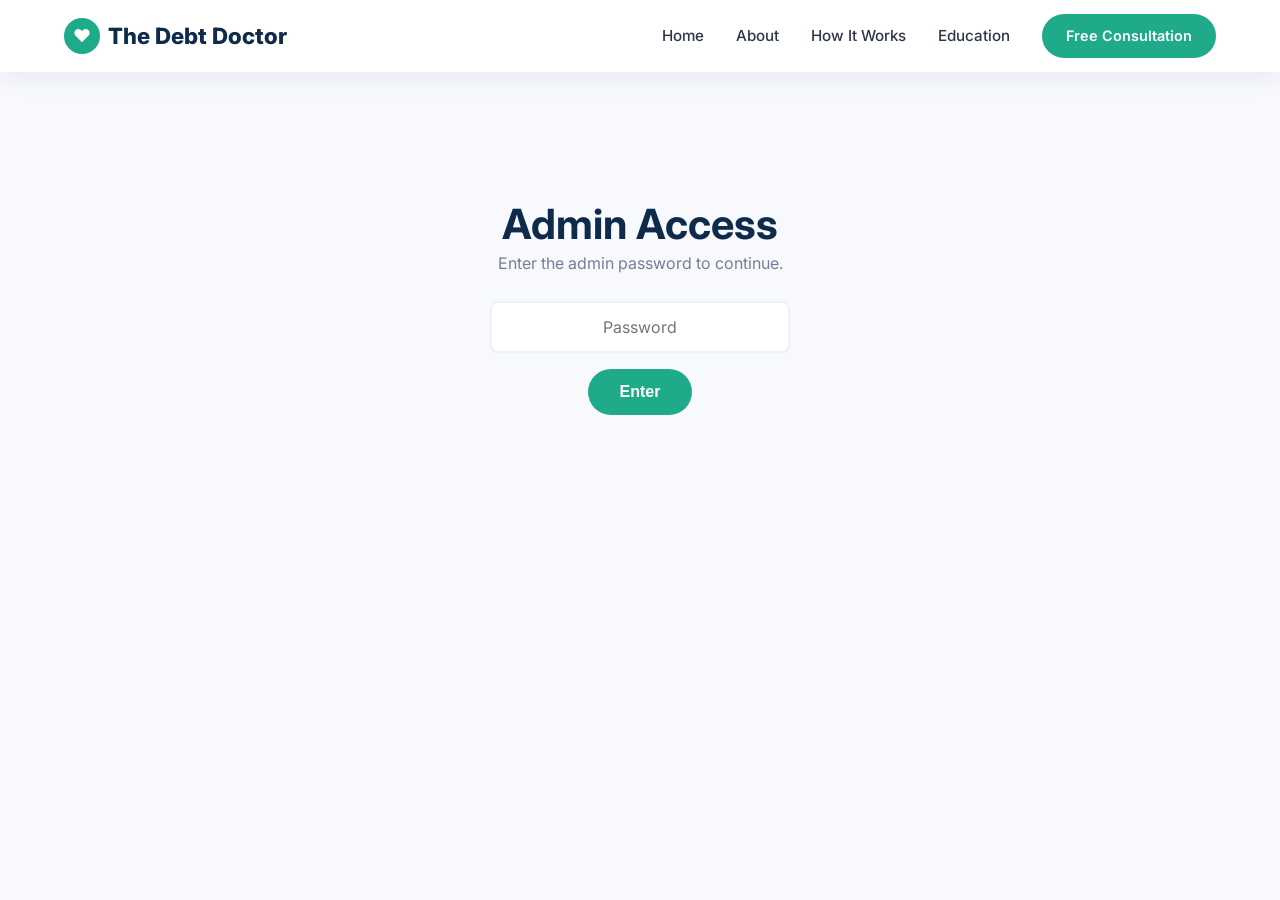
<file: admin.html>
<!DOCTYPE html>
<html lang="en">
<head>
  <meta charset="UTF-8">
  <meta name="viewport" content="width=device-width, initial-scale=1.0">
  <title>Admin | The Debt Doctor - Blog Manager</title>
  <meta name="robots" content="noindex, nofollow">
  <link rel="preconnect" href="https://fonts.googleapis.com">
  <link href="https://fonts.googleapis.com/css2?family=Inter:wght@400;500;600;700;800&display=swap" rel="stylesheet">
  <link rel="stylesheet" href="css/style.css">
  <style>
    .admin-wrap { max-width: 800px; margin: 0 auto; padding: 100px 24px 60px; }
    .admin-header { margin-bottom: 40px; }
    .admin-header h1 { font-size: 2rem; margin-bottom: 8px; }
    .admin-header p { color: var(--text-light); }
    .post-preview { background: var(--white); border-radius: var(--radius); padding: 24px; box-shadow: var(--shadow); margin-bottom: 24px; }
    .post-preview h3 { margin-bottom: 8px; }
    .post-preview .meta { font-size: 0.85rem; color: var(--text-light); margin-bottom: 8px; }
    .post-preview p { color: var(--text-light); font-size: 0.9rem; }
    .post-actions { display: flex; gap: 8px; margin-top: 12px; }
    .btn-delete { background: #e53e3e; color: white; padding: 8px 16px; border-radius: 6px; border: none; cursor: pointer; font-size: 0.85rem; }
    .btn-delete:hover { background: #c53030; }
    .btn-archive { background: #ed8936; color: white; padding: 8px 16px; border-radius: 6px; border: none; cursor: pointer; font-size: 0.85rem; }
    .btn-archive:hover { background: #dd6b20; }
    .btn-unarchive { background: var(--accent); color: white; padding: 8px 16px; border-radius: 6px; border: none; cursor: pointer; font-size: 0.85rem; }
    .btn-unarchive:hover { background: var(--accent-dark); }
    .tab-bar { display: flex; gap: 0; margin-bottom: 24px; }
    .tab-btn { padding: 12px 24px; background: var(--bg-alt); border: none; cursor: pointer; font-family: inherit; font-size: 0.95rem; font-weight: 600; color: var(--text-light); transition: all var(--transition); }
    .tab-btn:first-child { border-radius: var(--radius-sm) 0 0 var(--radius-sm); }
    .tab-btn:last-child { border-radius: 0 var(--radius-sm) var(--radius-sm) 0; }
    .tab-btn.active { background: var(--primary); color: var(--white); }
    .archived-badge { display: inline-block; background: #ed8936; color: white; font-size: 0.7rem; padding: 2px 8px; border-radius: 4px; margin-left: 8px; vertical-align: middle; }
    .divider { border: none; border-top: 1px solid var(--bg-alt); margin: 40px 0; }
    .login-gate { text-align: center; padding: 200px 24px; }
    .login-gate input { max-width: 300px; }
    #adminContent { display: none; }
    .success-msg { background: #c6f6d5; color: #276749; padding: 16px; border-radius: var(--radius-sm); margin-bottom: 24px; display: none; }
    .error-msg { background: #fed7d7; color: #9b2c2c; padding: 16px; border-radius: var(--radius-sm); margin-bottom: 24px; display: none; }
  </style>
</head>
<body>

  <!-- NAVBAR -->
  <nav class="navbar scrolled">
    <div class="container nav-inner">
      <a href="index.html" class="nav-logo">
        <div class="logo-icon">&#9829;</div>
        The Debt Doctor
      </a>
      <div class="nav-links" id="navLinks">
        <a href="index.html">Home</a>
        <a href="about.html">About</a>
        <a href="how-it-works.html">How It Works</a>
        <a href="financial-education.html">Education</a>
        <div class="nav-cta">
          <a href="contact.html" class="btn btn-primary">Free Consultation</a>
        </div>
      </div>
      <button class="hamburger" id="hamburger" aria-label="Toggle menu">
        <span></span><span></span><span></span>
      </button>
    </div>
  </nav>

  <!-- LOGIN GATE -->
  <div class="login-gate" id="loginGate">
    <h2>Admin Access</h2>
    <p style="color: var(--text-light); margin-bottom: 24px;">Enter the admin password to continue.</p>
    <div class="form-group" style="max-width: 300px; margin: 0 auto;">
      <input type="password" id="adminPassword" placeholder="Password" style="text-align: center;">
    </div>
    <button class="btn btn-primary" onclick="checkPassword()" style="margin-top: 16px;">Enter</button>
    <div class="error-msg" id="loginError" style="max-width: 300px; margin: 16px auto 0;">Incorrect password.</div>
  </div>

  <!-- ADMIN CONTENT -->
  <div id="adminContent">
    <div class="admin-wrap">
      <div class="admin-header">
        <h1>Blog Manager</h1>
        <p>Create and manage educational blog posts.</p>
      </div>

      <div class="success-msg" id="successMsg">Post published successfully!</div>
      <div class="error-msg" id="errorMsg">Something went wrong. Please try again.</div>

      <!-- NEW POST FORM -->
      <div style="background: var(--white); border-radius: var(--radius); padding: 32px; box-shadow: var(--shadow); margin-bottom: 48px;">
        <h2 style="margin-bottom: 24px; font-size: 1.4rem;">New Blog Post</h2>
        <form id="blogForm">
          <div class="form-group">
            <label for="postTitle">Title *</label>
            <input type="text" id="postTitle" required placeholder="e.g. 5 Ways to Pay Off Credit Card Debt Faster">
          </div>
          <div class="form-group">
            <label for="postTag">Tag / Category</label>
            <select id="postTag">
              <option value="Fundamentals">Fundamentals</option>
              <option value="Strategy">Strategy</option>
              <option value="Credit">Credit</option>
              <option value="Budgeting">Budgeting</option>
              <option value="Your Rights">Your Rights</option>
              <option value="Mindset">Mindset</option>
              <option value="Tips">Tips</option>
            </select>
          </div>
          <div class="form-group">
            <label for="postImage">Image URL</label>
            <input type="url" id="postImage" placeholder="https://images.unsplash.com/photo-...">
            <p style="font-size: 0.8rem; color: var(--text-light); margin-top: 6px;">
              Tip: Go to <a href="https://unsplash.com" target="_blank" style="color: var(--accent);">unsplash.com</a>, find a photo, right-click &rarr; Copy Image Address.
            </p>
          </div>
          <div class="form-group">
            <label for="postContent">Content *</label>
            <textarea id="postContent" required placeholder="Write your blog post content here..." style="min-height: 250px;"></textarea>
          </div>
          <button type="submit" class="btn btn-primary" id="publishBtn" style="width: 100%; justify-content: center;">Publish Post &rarr;</button>
        </form>
      </div>

      <hr class="divider">

      <!-- EXISTING POSTS -->
      <h2 style="margin-bottom: 24px; font-size: 1.4rem;">Existing Posts</h2>
      <div class="tab-bar">
        <button class="tab-btn active" onclick="switchTab('published')">Published</button>
        <button class="tab-btn" onclick="switchTab('archived')">Archived</button>
      </div>
      <div id="postsList">
        <p style="color: var(--text-light);">Loading posts...</p>
      </div>
    </div>
  </div>

  <script>
    const SUPABASE_URL = 'https://ubdsxxagzrsvtehjslvf.supabase.co';
    const SUPABASE_KEY = 'sb_publishable_hwfNxSbvnZze_FESMRSubg_tVYdkNWA';
    const ADMIN_PASSWORD = 'debtdoctor2026';

    // --- Auth gate ---
    function checkPassword() {
      const input = document.getElementById('adminPassword').value;
      if (input === ADMIN_PASSWORD) {
        document.getElementById('loginGate').style.display = 'none';
        document.getElementById('adminContent').style.display = 'block';
        loadPosts();
      } else {
        document.getElementById('loginError').style.display = 'block';
      }
    }

    document.getElementById('adminPassword').addEventListener('keydown', (e) => {
      if (e.key === 'Enter') checkPassword();
    });

    // --- Supabase helpers ---
    async function supabaseFetch(path, options = {}) {
      const res = await fetch(`${SUPABASE_URL}/rest/v1/${path}`, {
        ...options,
        headers: {
          'apikey': SUPABASE_KEY,
          'Authorization': `Bearer ${SUPABASE_KEY}`,
          'Content-Type': 'application/json',
          'Prefer': options.method === 'POST' ? 'return=representation' : '',
          ...options.headers,
        },
      });
      return res;
    }

    // --- Tabs ---
    let currentTab = 'published';

    function switchTab(tab) {
      currentTab = tab;
      document.querySelectorAll('.tab-btn').forEach(btn => btn.classList.remove('active'));
      document.querySelector(`.tab-btn[onclick="switchTab('${tab}')"]`).classList.add('active');
      loadPosts();
    }

    // --- Load posts ---
    async function loadPosts() {
      const isArchived = currentTab === 'archived';
      const filter = isArchived ? 'archived=eq.true' : 'or=(archived.eq.false,archived.is.null)';
      const res = await supabaseFetch(`blog_posts?${filter}&order=created_at.desc`);
      const posts = await res.json();
      const container = document.getElementById('postsList');

      if (!posts.length) {
        container.innerHTML = `<p style="color: var(--text-light);">${isArchived ? 'No archived posts.' : 'No posts yet. Create your first one above!'}</p>`;
        return;
      }

      container.innerHTML = posts.map(post => `
        <div class="post-preview" data-id="${post.id}">
          <div class="meta">${post.tag || 'General'} &middot; ${new Date(post.created_at).toLocaleDateString()}${post.archived ? '<span class="archived-badge">Archived</span>' : ''}</div>
          <h3>${escapeHtml(post.title)}</h3>
          <p>${escapeHtml(post.content).substring(0, 200)}${post.content.length > 200 ? '...' : ''}</p>
          <div class="post-actions">
            ${post.archived
              ? `<button class="btn-unarchive" onclick="unarchivePost(${post.id})">Restore</button>`
              : `<button class="btn-archive" onclick="archivePost(${post.id})">Archive</button>`
            }
            <button class="btn-delete" onclick="deletePost(${post.id})">Delete</button>
          </div>
        </div>
      `).join('');
    }

    // --- Create post ---
    document.getElementById('blogForm').addEventListener('submit', async (e) => {
      e.preventDefault();
      const btn = document.getElementById('publishBtn');
      btn.disabled = true;
      btn.innerHTML = 'Publishing...';

      const post = {
        title: document.getElementById('postTitle').value,
        tag: document.getElementById('postTag').value,
        image_url: document.getElementById('postImage').value || null,
        content: document.getElementById('postContent').value,
      };

      const res = await supabaseFetch('blog_posts', {
        method: 'POST',
        body: JSON.stringify(post),
      });

      if (res.ok) {
        document.getElementById('successMsg').style.display = 'block';
        document.getElementById('errorMsg').style.display = 'none';
        document.getElementById('blogForm').reset();
        loadPosts();
        setTimeout(() => { document.getElementById('successMsg').style.display = 'none'; }, 3000);
      } else {
        document.getElementById('errorMsg').style.display = 'block';
        document.getElementById('successMsg').style.display = 'none';
      }

      btn.disabled = false;
      btn.innerHTML = 'Publish Post &rarr;';
    });

    // --- Archive post ---
    async function archivePost(id) {
      const res = await supabaseFetch(`blog_posts?id=eq.${id}`, {
        method: 'PATCH',
        body: JSON.stringify({ archived: true }),
      });
      if (res.ok) loadPosts();
    }

    // --- Unarchive post ---
    async function unarchivePost(id) {
      const res = await supabaseFetch(`blog_posts?id=eq.${id}`, {
        method: 'PATCH',
        body: JSON.stringify({ archived: false }),
      });
      if (res.ok) loadPosts();
    }

    // --- Delete post ---
    async function deletePost(id) {
      if (!confirm('Are you sure you want to permanently delete this post? This cannot be undone.')) return;

      const res = await supabaseFetch(`blog_posts?id=eq.${id}`, {
        method: 'DELETE',
      });

      if (res.ok) loadPosts();
    }

    // --- Escape HTML ---
    function escapeHtml(str) {
      const div = document.createElement('div');
      div.textContent = str;
      return div.innerHTML;
    }
  </script>

  <script src="js/main.js"></script>
</body>
</html>
</file>
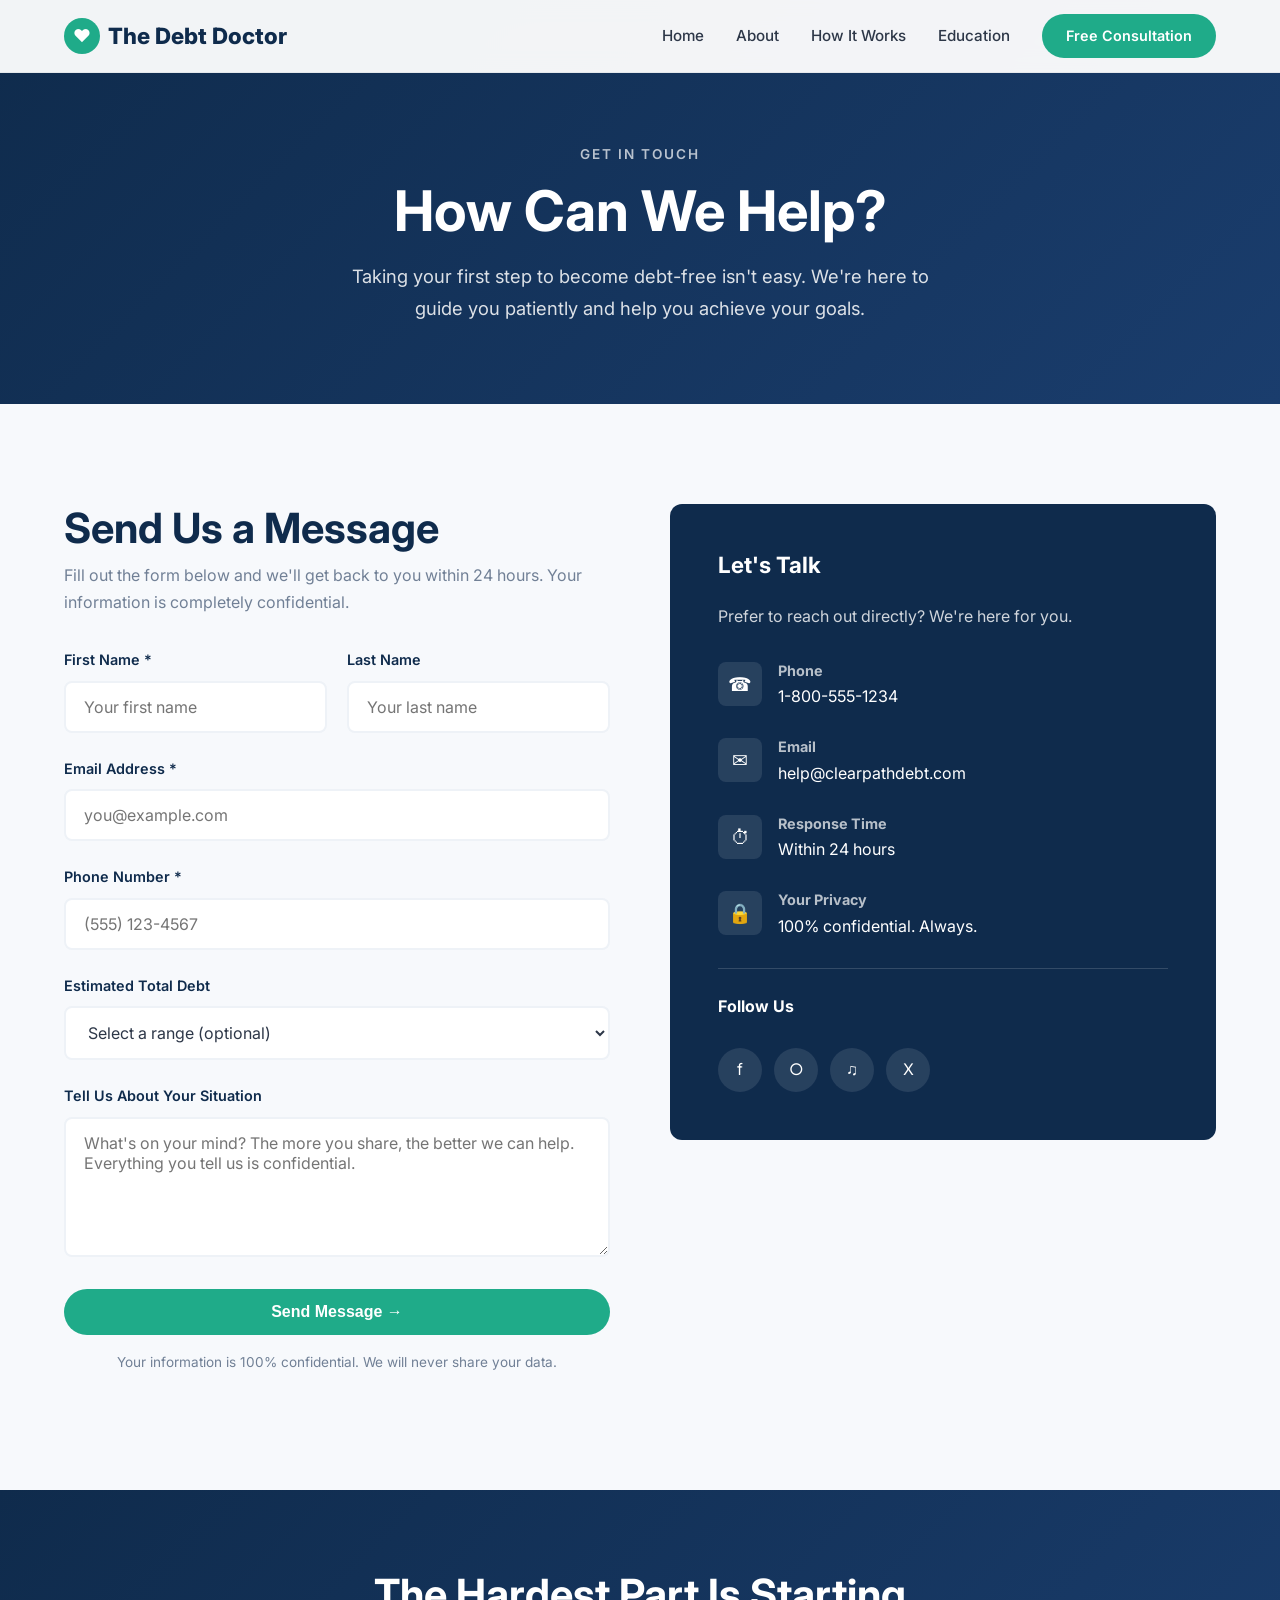
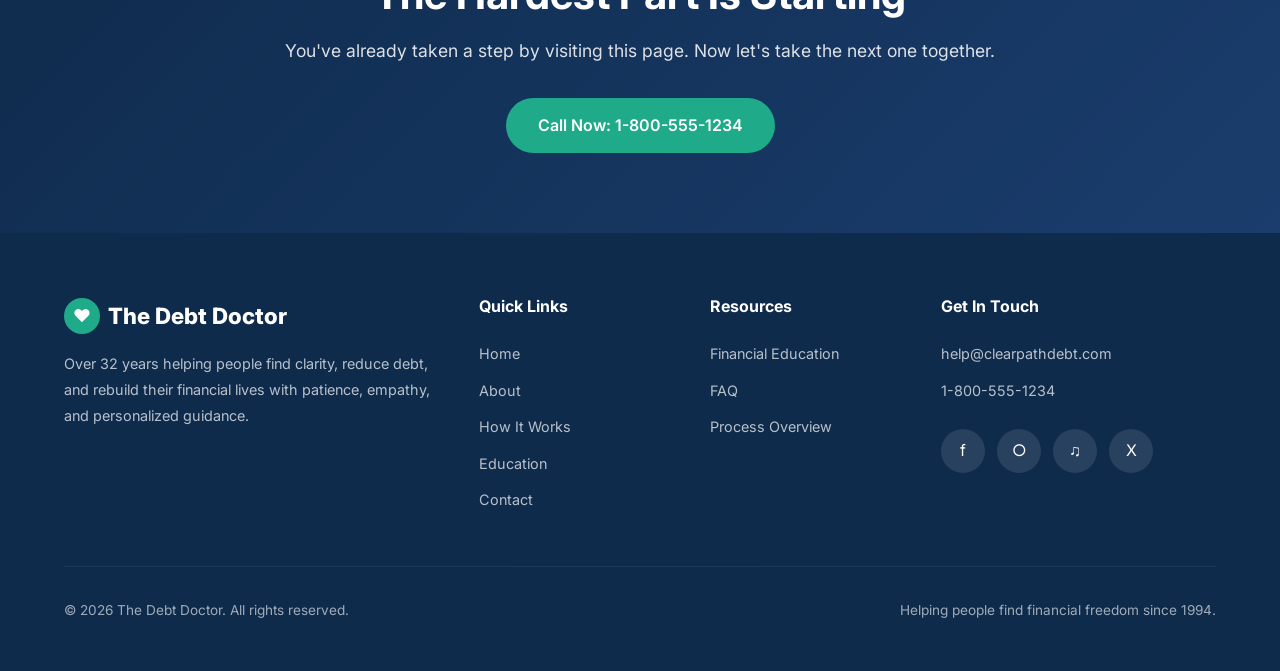
<file: contact.html>
<!DOCTYPE html>
<html lang="en">
<head>
  <meta charset="UTF-8">
  <meta name="viewport" content="width=device-width, initial-scale=1.0">
  <title>Contact | The Debt Doctor - Free Consultation</title>
  <meta name="description" content="Contact The Debt Doctor for a free, no-obligation debt consultation. Call, email, or fill out our form. Taking your first step is the hardest part — we're here to help.">
  <link rel="preconnect" href="https://fonts.googleapis.com">
  <link href="https://fonts.googleapis.com/css2?family=Inter:wght@400;500;600;700;800&display=swap" rel="stylesheet">
  <link rel="stylesheet" href="css/style.css">
</head>
<body>

  <!-- NAVBAR -->
  <nav class="navbar">
    <div class="container nav-inner">
      <a href="index.html" class="nav-logo">
        <div class="logo-icon">&#9829;</div>
        The Debt Doctor
      </a>
      <div class="nav-links" id="navLinks">
        <a href="index.html">Home</a>
        <a href="about.html">About</a>
        <a href="how-it-works.html">How It Works</a>
        <a href="financial-education.html">Education</a>
        <div class="nav-cta">
          <a href="contact.html" class="btn btn-primary active">Free Consultation</a>
        </div>
      </div>
      <button class="hamburger" id="hamburger" aria-label="Toggle menu">
        <span></span><span></span><span></span>
      </button>
    </div>
  </nav>

  <!-- PAGE HERO -->
  <section class="page-hero">
    <div class="container">
      <span class="section-label" style="color: rgba(255,255,255,0.7);">Get In Touch</span>
      <h1>How Can We Help?</h1>
      <p>Taking your first step to become debt-free isn't easy. We're here to guide you patiently and help you achieve your goals.</p>
    </div>
  </section>

  <!-- CONTACT FORM -->
  <section class="section">
    <div class="container">
      <div class="contact-grid fade-in">
        <div class="contact-form">
          <h2 style="margin-bottom: 8px;">Send Us a Message</h2>
          <p style="color: var(--text-light); margin-bottom: 32px;">Fill out the form below and we'll get back to you within 24 hours. Your information is completely confidential.</p>
          <form id="contactForm" action="https://formspree.io/f/mdapedpv" method="POST">
            <div style="display: grid; grid-template-columns: 1fr 1fr; gap: 20px;">
              <div class="form-group">
                <label for="firstName">First Name *</label>
                <input type="text" id="firstName" name="firstName" required placeholder="Your first name">
              </div>
              <div class="form-group">
                <label for="lastName">Last Name</label>
                <input type="text" id="lastName" name="lastName" placeholder="Your last name">
              </div>
            </div>
            <div class="form-group">
              <label for="email">Email Address *</label>
              <input type="email" id="email" name="email" required placeholder="you@example.com">
            </div>
            <div class="form-group">
              <label for="phone">Phone Number *</label>
              <input type="tel" id="phone" name="phone" required placeholder="(555) 123-4567">
            </div>
            <div class="form-group">
              <label for="debtAmount">Estimated Total Debt</label>
              <select id="debtAmount" name="debtAmount">
                <option value="">Select a range (optional)</option>
                <option value="under10k">Under $10,000</option>
                <option value="10k-25k">$10,000 - $25,000</option>
                <option value="25k-50k">$25,000 - $50,000</option>
                <option value="50k-100k">$50,000 - $100,000</option>
                <option value="over100k">Over $100,000</option>
              </select>
            </div>
            <div class="form-group">
              <label for="message">Tell Us About Your Situation</label>
              <textarea id="message" name="message" placeholder="What's on your mind? The more you share, the better we can help. Everything you tell us is confidential."></textarea>
            </div>
            <button type="submit" class="btn btn-primary" style="width: 100%; justify-content: center;">Send Message &rarr;</button>
            <p style="text-align: center; font-size: 0.85rem; color: var(--text-light); margin-top: 16px;">Your information is 100% confidential. We will never share your data.</p>
          </form>
        </div>

        <div>
          <div class="contact-info-card">
            <h3>Let's Talk</h3>
            <p style="opacity: 0.8; margin-bottom: 32px;">Prefer to reach out directly? We're here for you.</p>

            <div class="contact-info-item">
              <div class="contact-info-icon">&#9742;</div>
              <div>
                <h4>Phone</h4>
                <p><a href="tel:18005551234" style="color: white;">1-800-555-1234</a></p>
              </div>
            </div>

            <div class="contact-info-item">
              <div class="contact-info-icon">&#9993;</div>
              <div>
                <h4>Email</h4>
                <p><a href="mailto:help@clearpathdebt.com" style="color: white;">help@clearpathdebt.com</a></p>
              </div>
            </div>

            <div class="contact-info-item">
              <div class="contact-info-icon">&#9201;</div>
              <div>
                <h4>Response Time</h4>
                <p>Within 24 hours</p>
              </div>
            </div>

            <div class="contact-info-item">
              <div class="contact-info-icon">&#128274;</div>
              <div>
                <h4>Your Privacy</h4>
                <p>100% confidential. Always.</p>
              </div>
            </div>

            <hr style="border: none; border-top: 1px solid rgba(255,255,255,0.15); margin: 28px 0;">

            <h4 style="color: white; margin-bottom: 16px;">Follow Us</h4>
            <div class="social-links">
              <a href="#" class="social-link" aria-label="Facebook">f</a>
              <a href="#" class="social-link" aria-label="Instagram">&#9675;</a>
              <a href="https://www.tiktok.com/@thedebtdoctor7" class="social-link" aria-label="TikTok">&#9835;</a>
              <a href="#" class="social-link" aria-label="Twitter">X</a>
            </div>
          </div>
        </div>
      </div>
    </div>
  </section>

  <!-- CTA -->
  <section class="cta-banner">
    <div class="container fade-in">
      <h2>The Hardest Part Is Starting</h2>
      <p>You've already taken a step by visiting this page. Now let's take the next one together.</p>
      <a href="tel:18005551234" class="btn btn-primary">Call Now: 1-800-555-1234</a>
    </div>
  </section>

  <!-- FOOTER -->
  <footer class="footer">
    <div class="container">
      <div class="footer-grid">
        <div class="footer-brand">
          <div class="nav-logo" style="color: white;">
            <div class="logo-icon">&#9829;</div>
            The Debt Doctor
          </div>
          <p>Over 32 years helping people find clarity, reduce debt, and rebuild their financial lives with patience, empathy, and personalized guidance.</p>
        </div>
        <div>
          <h4>Quick Links</h4>
          <div class="footer-links">
            <a href="index.html">Home</a>
            <a href="about.html">About</a>
            <a href="how-it-works.html">How It Works</a>
            <a href="financial-education.html">Education</a>
            <a href="contact.html">Contact</a>
          </div>
        </div>
        <div>
          <h4>Resources</h4>
          <div class="footer-links">
            <a href="financial-education.html">Financial Education</a>
            <a href="financial-education.html#faq">FAQ</a>
            <a href="how-it-works.html">Process Overview</a>
          </div>
        </div>
        <div>
          <h4>Get In Touch</h4>
          <div class="footer-links">
            <a href="mailto:help@clearpathdebt.com">help@clearpathdebt.com</a>
            <a href="tel:18005551234">1-800-555-1234</a>
          </div>
          <div class="social-links" style="margin-top: 20px;">
            <a href="#" class="social-link" aria-label="Facebook">f</a>
            <a href="#" class="social-link" aria-label="Instagram">&#9675;</a>
            <a href="#" class="social-link" aria-label="TikTok">&#9835;</a>
            <a href="#" class="social-link" aria-label="Twitter">X</a>
          </div>
        </div>
      </div>
      <div class="footer-bottom">
        <p>&copy; 2026 The Debt Doctor. All rights reserved.</p>
        <p>Helping people find financial freedom since 1994.</p>
      </div>
    </div>
  </footer>

  <script src="js/main.js"></script>
</body>
</html>
</file>
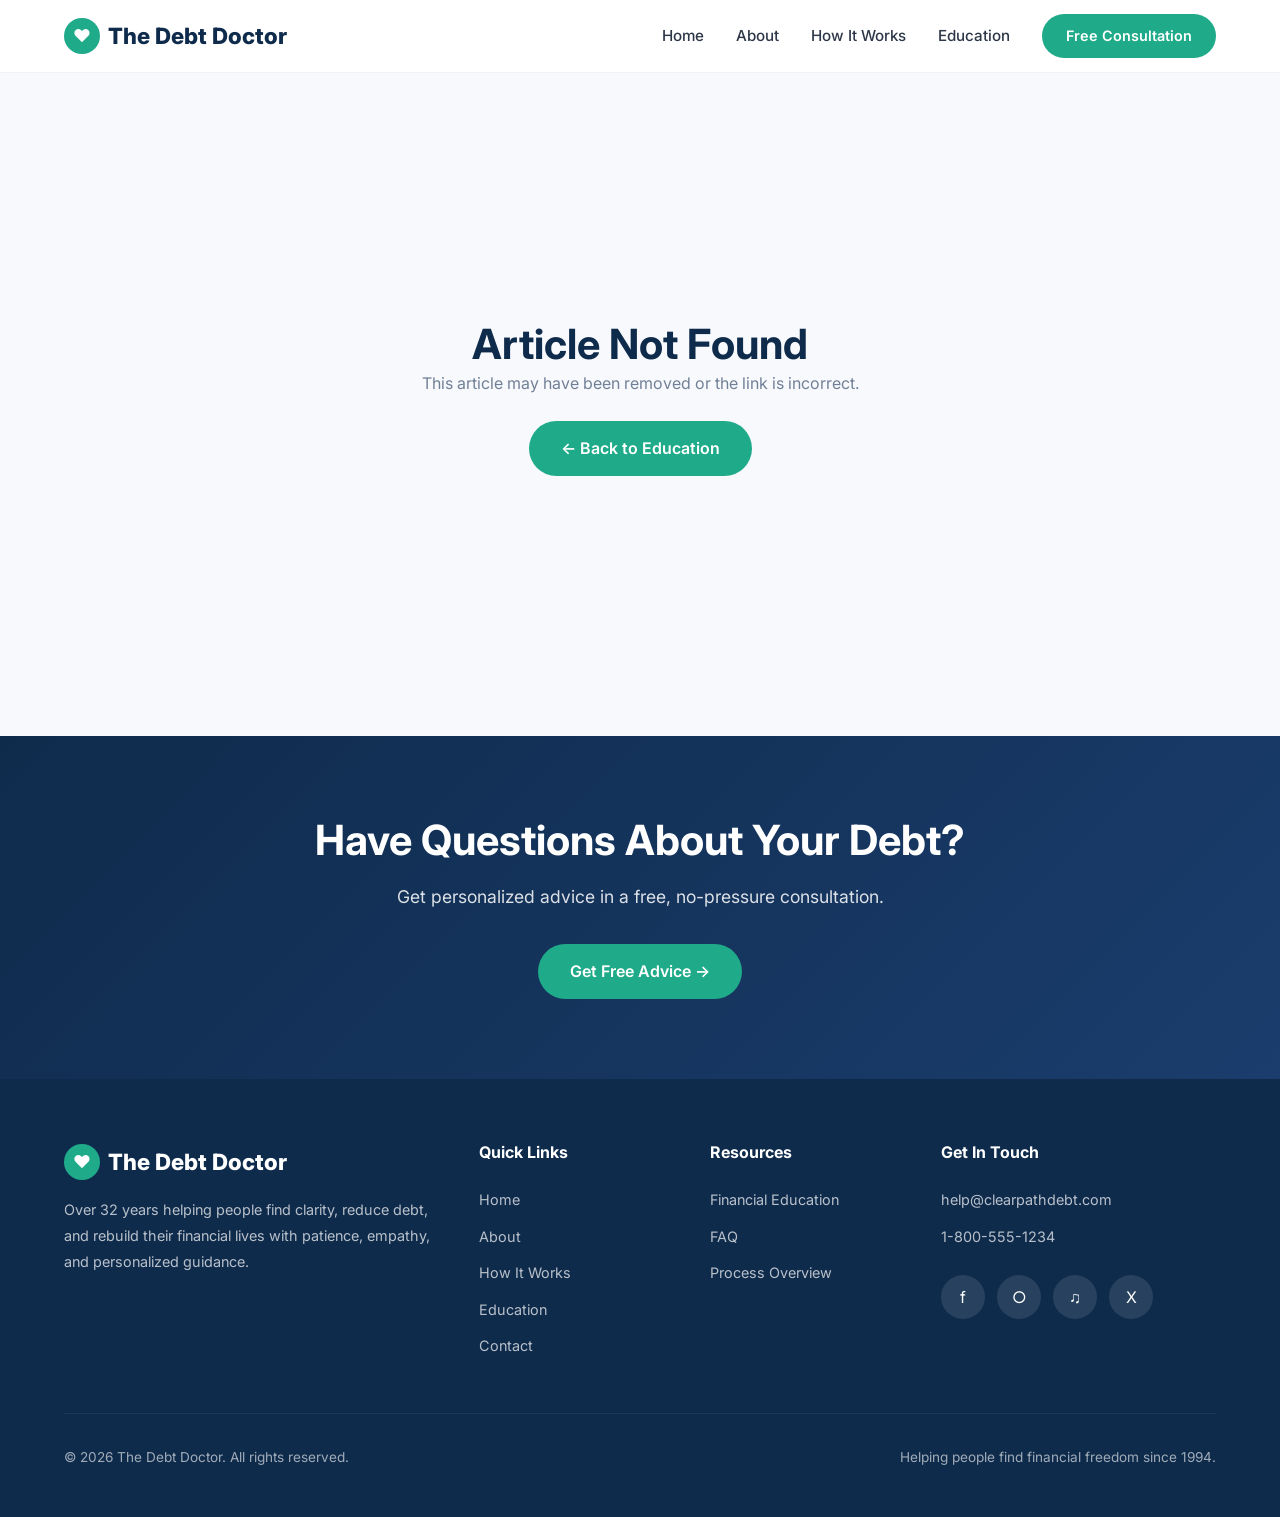
<file: post.html>
<!DOCTYPE html>
<html lang="en">
<head>
  <meta charset="UTF-8">
  <meta name="viewport" content="width=device-width, initial-scale=1.0">
  <title>Article | The Debt Doctor</title>
  <meta name="description" content="Financial education from The Debt Doctor.">
  <link rel="preconnect" href="https://fonts.googleapis.com">
  <link href="https://fonts.googleapis.com/css2?family=Inter:wght@400;500;600;700;800&display=swap" rel="stylesheet">
  <link rel="stylesheet" href="css/style.css">
  <style>
    .post-hero-img { width: 100%; max-height: 450px; object-fit: cover; border-radius: var(--radius); margin-bottom: 40px; box-shadow: var(--shadow-lg); }
    .post-container { max-width: 780px; margin: 0 auto; padding: 120px 24px 60px; }
    .post-tag { display: inline-block; font-size: 0.8rem; font-weight: 600; text-transform: uppercase; letter-spacing: 1.5px; color: var(--accent); margin-bottom: 12px; }
    .post-date { font-size: 0.9rem; color: var(--text-light); margin-bottom: 32px; }
    .post-body { font-size: 1.1rem; line-height: 2; color: var(--text); }
    .post-body p { margin-bottom: 1.5rem; }
    .post-back { display: inline-flex; align-items: center; gap: 8px; color: var(--accent); font-weight: 600; margin-bottom: 32px; }
    .post-back:hover { color: var(--accent-dark); }
    .post-not-found { text-align: center; padding: 200px 24px; }
  </style>
</head>
<body>

  <!-- NAVBAR -->
  <nav class="navbar scrolled">
    <div class="container nav-inner">
      <a href="index.html" class="nav-logo">
        <div class="logo-icon">&#9829;</div>
        The Debt Doctor
      </a>
      <div class="nav-links" id="navLinks">
        <a href="index.html">Home</a>
        <a href="about.html">About</a>
        <a href="how-it-works.html">How It Works</a>
        <a href="financial-education.html">Education</a>
        <div class="nav-cta">
          <a href="contact.html" class="btn btn-primary">Free Consultation</a>
        </div>
      </div>
      <button class="hamburger" id="hamburger" aria-label="Toggle menu">
        <span></span><span></span><span></span>
      </button>
    </div>
  </nav>

  <!-- POST CONTENT -->
  <article class="post-container" id="postContent">
    <p style="color: var(--text-light);">Loading article...</p>
  </article>

  <!-- CTA -->
  <section class="cta-banner">
    <div class="container">
      <h2>Have Questions About Your Debt?</h2>
      <p>Get personalized advice in a free, no-pressure consultation.</p>
      <a href="contact.html" class="btn btn-primary">Get Free Advice &rarr;</a>
    </div>
  </section>

  <!-- FOOTER -->
  <footer class="footer">
    <div class="container">
      <div class="footer-grid">
        <div class="footer-brand">
          <div class="nav-logo" style="color: white;">
            <div class="logo-icon">&#9829;</div>
            The Debt Doctor
          </div>
          <p>Over 32 years helping people find clarity, reduce debt, and rebuild their financial lives with patience, empathy, and personalized guidance.</p>
        </div>
        <div>
          <h4>Quick Links</h4>
          <div class="footer-links">
            <a href="index.html">Home</a>
            <a href="about.html">About</a>
            <a href="how-it-works.html">How It Works</a>
            <a href="financial-education.html">Education</a>
            <a href="contact.html">Contact</a>
          </div>
        </div>
        <div>
          <h4>Resources</h4>
          <div class="footer-links">
            <a href="financial-education.html">Financial Education</a>
            <a href="financial-education.html#faq">FAQ</a>
            <a href="how-it-works.html">Process Overview</a>
          </div>
        </div>
        <div>
          <h4>Get In Touch</h4>
          <div class="footer-links">
            <a href="mailto:help@clearpathdebt.com">help@clearpathdebt.com</a>
            <a href="tel:18005551234">1-800-555-1234</a>
          </div>
          <div class="social-links" style="margin-top: 20px;">
            <a href="#" class="social-link" aria-label="Facebook">f</a>
            <a href="#" class="social-link" aria-label="Instagram">&#9675;</a>
            <a href="#" class="social-link" aria-label="TikTok">&#9835;</a>
            <a href="#" class="social-link" aria-label="Twitter">X</a>
          </div>
        </div>
      </div>
      <div class="footer-bottom">
        <p>&copy; 2026 The Debt Doctor. All rights reserved.</p>
        <p>Helping people find financial freedom since 1994.</p>
      </div>
    </div>
  </footer>

  <script>
    const SUPABASE_URL = 'https://ubdsxxagzrsvtehjslvf.supabase.co';
    const SUPABASE_KEY = 'sb_publishable_hwfNxSbvnZze_FESMRSubg_tVYdkNWA';
    const DEFAULT_IMG = 'https://images.unsplash.com/photo-1554224155-6726b3ff858f?w=600&q=80';

    const defaultPosts = [
      { id: 'default-1', tag: 'Fundamentals', title: 'What Is Debt \u2014 Really?', image_url: 'https://images.unsplash.com/photo-1554224155-6726b3ff858f?w=600&q=80', content: 'Debt is money you owe to lenders, whether through credit cards, personal loans, medical bills, or other obligations. But not all debt is the same. Understanding the difference between \u201cgood debt\u201d and \u201cbad debt\u201d is the foundation of financial literacy.\n\nGood debt is borrowing that helps you build wealth over time \u2014 like a mortgage or student loans that increase your earning potential. Bad debt, on the other hand, is high-interest consumer debt like credit cards that costs you money without building any value.\n\nHigh-interest consumer debt is the silent wealth killer that keeps millions trapped. When you only make minimum payments on a credit card with 24% APR, the majority of your payment goes to interest \u2014 not reducing what you owe. A $10,000 balance at 24% with minimum payments could take over 30 years to pay off and cost you over $25,000 in interest alone.\n\nThe first step to freedom is understanding exactly what kind of debt you have, what it\u2019s costing you, and what your options are for tackling it strategically.' },
      { id: 'default-2', tag: 'Strategy', title: 'How to Actually Reduce Your Debt', image_url: 'https://images.unsplash.com/photo-1579621970563-ebec7560ff3e?w=600&q=80', content: 'Start by understanding exactly what you owe and at what interest rates. Then prioritize: attack the highest-interest debt first (avalanche method) or knock out the smallest balances for momentum (snowball method).\n\nThe Avalanche Method: List all debts by interest rate, highest first. Make minimum payments on everything, then throw every extra dollar at the highest-rate debt. This saves you the most money mathematically.\n\nThe Snowball Method: List all debts by balance, smallest first. Pay minimums on everything, then attack the smallest balance. When it\u2019s gone, roll that payment into the next smallest. The quick wins keep you motivated.\n\nBeyond choosing a method, negotiate lower rates \u2014 a simple phone call to your credit card company can sometimes reduce your APR by several points. Consolidate where it makes sense, and always pay more than the minimum when you can.\n\nThe most important thing is to start. Any progress is better than no progress, and the sooner you begin, the less interest you\u2019ll pay over time.' },
      { id: 'default-3', tag: 'Credit', title: 'How Debt Affects Your Credit Score', image_url: 'https://images.unsplash.com/photo-1450101499163-c8848c66ca85?w=600&q=80', content: 'Unpaid or high-balance debt can significantly lower your credit score, affecting your ability to get loans, housing, and even jobs. But here\u2019s the good news: as you manage payments and reduce balances, your score can recover and even exceed where it was before.\n\nYour credit utilization ratio \u2014 the percentage of your available credit you\u2019re using \u2014 is one of the biggest factors in your score. Keeping it below 30% is good; below 10% is excellent.\n\nPayment history is the single largest factor. Even one missed payment can drop your score significantly, but a consistent track record of on-time payments builds it back up steadily.\n\nIt\u2019s never too late to start rebuilding. Many people who\u2019ve gone through debt relief programs end up with better credit scores than they had before they started, because they\u2019ve eliminated the debt that was dragging them down.' },
      { id: 'default-4', tag: 'Budgeting', title: 'The Budget That Actually Works', image_url: 'https://images.unsplash.com/photo-1553729459-afe8f2e2e9de?w=600&q=80', content: 'Forget complicated spreadsheets. The best budget is the one you\u2019ll actually use. Start with the 50/30/20 rule: 50% for needs, 30% for wants, 20% for savings and debt payoff.\n\nNeeds are non-negotiable expenses: housing, utilities, groceries, insurance, minimum debt payments, and transportation. Wants are everything else you enjoy but could live without: dining out, entertainment, subscriptions, shopping. Savings and debt payoff is where you build your future.\n\nTrack your spending for just one month and you\u2019ll be shocked at where the money goes \u2014 and where you can find extra to put toward freedom. Small daily expenses like coffee, delivery fees, and impulse purchases often add up to hundreds per month.\n\nThe key is consistency, not perfection. If you overspend one week, adjust the next. The goal is awareness and progress, not rigid restriction that leads to burnout.' },
      { id: 'default-5', tag: 'Your Rights', title: 'Is Debt Relief Legal? Know Your Rights', image_url: 'https://images.unsplash.com/photo-1589829545856-d10d557cf95f?w=600&q=80', content: 'Yes, debt relief programs are legal and follow specific guidelines designed to protect consumers. The Fair Debt Collection Practices Act (FDCPA) gives you rights against harassment.\n\nUnder the FDCPA, debt collectors cannot call you before 8 AM or after 9 PM, use threatening or abusive language, contact you at work if you ask them to stop, or misrepresent the amount you owe.\n\nYou have the right to request debt validation \u2014 written proof that the debt is yours and the amount is correct. You also have the right to dispute any debt you believe is inaccurate.\n\nUnderstanding these protections is crucial \u2014 you have more power than you think when dealing with creditors and collectors. Many people pay debts they don\u2019t actually owe simply because they didn\u2019t know they could challenge them.' },
      { id: 'default-6', tag: 'Mindset', title: 'The Psychology of Debt', image_url: 'https://images.unsplash.com/photo-1532619675605-1ede6c2ed2b0?w=600&q=80', content: 'Debt is as much emotional as it is financial. The shame, anxiety, and avoidance that come with debt create a cycle that keeps people stuck.\n\nMany people avoid looking at their statements, skip calls from unknown numbers, and push the problem to the back of their mind. This avoidance feels protective in the moment, but it allows interest to compound and balances to grow unchecked.\n\nBreaking free starts with confronting the numbers, forgiving yourself, and taking that first small step. You didn\u2019t get into debt overnight, and you won\u2019t get out overnight \u2014 but you CAN get out.\n\nRemember: debt doesn\u2019t define your worth or your character. Most people in debt are hardworking individuals who were never taught how money and interest truly work. Seeking help is a sign of strength, not weakness.' },
    ];

    function escapeHtml(str) {
      const d = document.createElement('div');
      d.textContent = str;
      return d.innerHTML;
    }

    function renderPost(post) {
      document.title = `${post.title} | The Debt Doctor`;
      const date = post.created_at ? new Date(post.created_at).toLocaleDateString('en-US', { year: 'numeric', month: 'long', day: 'numeric' }) : '';
      const contentHtml = escapeHtml(post.content).split('\n').filter(p => p.trim()).map(p => `<p>${p}</p>`).join('');

      document.getElementById('postContent').innerHTML = `
        <a href="financial-education.html" class="post-back">&larr; Back to Education</a>
        <img class="post-hero-img" src="${post.image_url || DEFAULT_IMG}" alt="${escapeHtml(post.title)}">
        <span class="post-tag">${escapeHtml(post.tag || 'General')}</span>
        <h1 style="margin-bottom: 12px;">${escapeHtml(post.title)}</h1>
        ${date ? `<p class="post-date">${date}</p>` : ''}
        <div class="post-body">${contentHtml}</div>
      `;
    }

    function showNotFound() {
      document.getElementById('postContent').innerHTML = `
        <div class="post-not-found">
          <h2>Article Not Found</h2>
          <p style="color: var(--text-light); margin-bottom: 24px;">This article may have been removed or the link is incorrect.</p>
          <a href="financial-education.html" class="btn btn-primary">&larr; Back to Education</a>
        </div>
      `;
    }

    async function loadPost() {
      const params = new URLSearchParams(window.location.search);
      const id = params.get('id');
      const defaultId = params.get('default');

      if (defaultId) {
        const post = defaultPosts.find(p => p.id === defaultId);
        if (post) { renderPost(post); } else { showNotFound(); }
        return;
      }

      if (!id) { showNotFound(); return; }

      try {
        const res = await fetch(`${SUPABASE_URL}/rest/v1/blog_posts?id=eq.${id}`, {
          headers: {
            'apikey': SUPABASE_KEY,
            'Authorization': `Bearer ${SUPABASE_KEY}`,
          }
        });
        const posts = await res.json();
        if (posts.length) { renderPost(posts[0]); } else { showNotFound(); }
      } catch (e) {
        showNotFound();
      }
    }

    loadPost();
  </script>

  <script src="js/main.js"></script>
</body>
</html>
</file>
<file: css/style.css>
/* ===== RESET & BASE ===== */
*, *::before, *::after { box-sizing: border-box; margin: 0; padding: 0; }

:root {
  --primary: #0F2B4C;
  --primary-light: #1A3D6D;
  --accent: #1FAB89;
  --accent-light: #25D4A5;
  --accent-dark: #178F72;
  --gold: #D4A84B;
  --bg: #F7F9FC;
  --bg-alt: #EEF2F7;
  --text: #2D3748;
  --text-light: #718096;
  --white: #FFFFFF;
  --shadow: 0 4px 24px rgba(15,43,76,0.08);
  --shadow-lg: 0 12px 48px rgba(15,43,76,0.12);
  --radius: 12px;
  --radius-sm: 8px;
  --transition: 0.3s ease;
  --max-width: 1200px;
}

html { scroll-behavior: smooth; font-size: 16px; }

body {
  font-family: 'Inter', -apple-system, BlinkMacSystemFont, 'Segoe UI', sans-serif;
  color: var(--text);
  background: var(--bg);
  line-height: 1.7;
  -webkit-font-smoothing: antialiased;
}

img { max-width: 100%; height: auto; display: block; }
a { text-decoration: none; color: inherit; transition: color var(--transition); }
ul { list-style: none; }

.container { max-width: var(--max-width); margin: 0 auto; padding: 0 24px; }

/* ===== TYPOGRAPHY ===== */
h1, h2, h3, h4 { font-weight: 700; line-height: 1.2; color: var(--primary); }
h1 { font-size: clamp(2.2rem, 5vw, 3.5rem); }
h2 { font-size: clamp(1.8rem, 4vw, 2.6rem); }
h3 { font-size: clamp(1.2rem, 2.5vw, 1.5rem); }
p { margin-bottom: 1rem; }

.section-label {
  display: inline-block;
  font-size: 0.85rem;
  font-weight: 600;
  text-transform: uppercase;
  letter-spacing: 2px;
  color: var(--accent);
  margin-bottom: 12px;
}

/* ===== BUTTONS ===== */
.btn {
  display: inline-flex;
  align-items: center;
  gap: 8px;
  padding: 14px 32px;
  border-radius: 50px;
  font-weight: 600;
  font-size: 1rem;
  border: none;
  cursor: pointer;
  transition: all var(--transition);
  text-align: center;
}

.btn-primary {
  background: var(--accent);
  color: var(--white);
}
.btn-primary:hover {
  background: var(--accent-dark);
  transform: translateY(-2px);
  box-shadow: 0 8px 24px rgba(31,171,137,0.3);
}

.btn-outline {
  background: transparent;
  color: var(--white);
  border: 2px solid var(--white);
}
.btn-outline:hover {
  background: var(--white);
  color: var(--primary);
}

.btn-secondary {
  background: var(--primary);
  color: var(--white);
}
.btn-secondary:hover {
  background: var(--primary-light);
  transform: translateY(-2px);
}

/* ===== NAVBAR ===== */
.navbar {
  position: fixed;
  top: 0;
  left: 0;
  right: 0;
  z-index: 1000;
  background: rgba(255,255,255,0.95);
  backdrop-filter: blur(12px);
  border-bottom: 1px solid rgba(15,43,76,0.06);
  transition: all var(--transition);
}

.navbar.scrolled {
  box-shadow: var(--shadow);
}

.nav-inner {
  display: flex;
  align-items: center;
  justify-content: space-between;
  height: 72px;
}

.nav-logo {
  font-size: 1.4rem;
  font-weight: 800;
  color: var(--primary);
  display: flex;
  align-items: center;
  gap: 8px;
}

.nav-logo .logo-icon {
  width: 36px;
  height: 36px;
  background: var(--accent);
  border-radius: 50%;
  display: flex;
  align-items: center;
  justify-content: center;
  color: white;
  font-size: 1.1rem;
}

.nav-links {
  display: flex;
  align-items: center;
  gap: 32px;
}

.nav-links a:not(.btn) {
  font-weight: 500;
  font-size: 0.95rem;
  color: var(--text);
  position: relative;
}

.nav-links a:not(.btn)::after {
  content: '';
  position: absolute;
  bottom: -4px;
  left: 0;
  width: 0;
  height: 2px;
  background: var(--accent);
  transition: width var(--transition);
}

.nav-links a:not(.btn):hover::after,
.nav-links a:not(.btn).active::after {
  width: 100%;
}

.nav-links a:not(.btn).active { color: var(--accent); }

.nav-cta .btn { padding: 10px 24px; font-size: 0.9rem; }

.hamburger {
  display: none;
  flex-direction: column;
  gap: 5px;
  cursor: pointer;
  padding: 8px;
  background: none;
  border: none;
}

.hamburger span {
  width: 24px;
  height: 2px;
  background: var(--primary);
  transition: all var(--transition);
}

/* ===== HERO ===== */
.hero {
  min-height: 100vh;
  display: flex;
  align-items: center;
  position: relative;
  overflow: hidden;
  background: linear-gradient(135deg, var(--primary) 0%, var(--primary-light) 50%, #1a4a7a 100%);
  color: var(--white);
}

.hero::before {
  content: '';
  position: absolute;
  inset: 0;
  background: url('https://images.unsplash.com/photo-1579621970563-ebec7560ff3e?w=1920&q=80') center/cover;
  opacity: 0.15;
}

.hero-content {
  position: relative;
  z-index: 1;
  max-width: 680px;
  padding: 120px 0 80px;
}

.hero h1 {
  color: var(--white);
  margin-bottom: 24px;
}

.hero h1 span {
  color: var(--accent-light);
}

.hero p {
  font-size: 1.2rem;
  opacity: 0.9;
  margin-bottom: 36px;
  line-height: 1.8;
}

.hero-btns {
  display: flex;
  gap: 16px;
  flex-wrap: wrap;
}

.hero-stats {
  display: flex;
  gap: 48px;
  margin-top: 60px;
  padding-top: 40px;
  border-top: 1px solid rgba(255,255,255,0.15);
}

.hero-stat h3 {
  color: var(--accent-light);
  font-size: 2.2rem;
  margin-bottom: 4px;
}

.hero-stat p {
  font-size: 0.9rem;
  opacity: 0.7;
  margin: 0;
}

/* ===== PAGE HERO (inner pages) ===== */
.page-hero {
  padding: 140px 0 80px;
  background: linear-gradient(135deg, var(--primary) 0%, var(--primary-light) 100%);
  color: var(--white);
  text-align: center;
}

.page-hero h1 { color: var(--white); margin-bottom: 16px; }
.page-hero p { opacity: 0.85; font-size: 1.15rem; max-width: 600px; margin: 0 auto; }

/* ===== SECTIONS ===== */
.section {
  padding: 100px 0;
}

.section-header {
  text-align: center;
  max-width: 640px;
  margin: 0 auto 60px;
}

.section-header p {
  color: var(--text-light);
  font-size: 1.1rem;
}

/* ===== PROBLEM / APPROACH ===== */
.two-col {
  display: grid;
  grid-template-columns: 1fr 1fr;
  gap: 60px;
  align-items: center;
}

.two-col-text h2 { margin-bottom: 20px; }
.two-col-text p { color: var(--text-light); }

.two-col-image {
  border-radius: var(--radius);
  overflow: hidden;
  box-shadow: var(--shadow-lg);
}

.two-col-image img {
  width: 100%;
  height: 400px;
  object-fit: cover;
}

/* ===== FEATURE CARDS ===== */
.features-grid {
  display: grid;
  grid-template-columns: repeat(3, 1fr);
  gap: 32px;
}

.feature-card {
  background: var(--white);
  padding: 40px 32px;
  border-radius: var(--radius);
  box-shadow: var(--shadow);
  transition: all var(--transition);
  border: 1px solid transparent;
}

.feature-card:hover {
  transform: translateY(-4px);
  border-color: var(--accent);
  box-shadow: var(--shadow-lg);
}

.feature-icon {
  width: 56px;
  height: 56px;
  background: linear-gradient(135deg, var(--accent), var(--accent-light));
  border-radius: var(--radius-sm);
  display: flex;
  align-items: center;
  justify-content: center;
  font-size: 1.5rem;
  margin-bottom: 20px;
}

.feature-card h3 { margin-bottom: 12px; }
.feature-card p { color: var(--text-light); font-size: 0.95rem; margin: 0; }

/* ===== STEPS / HOW IT WORKS ===== */
.steps {
  display: grid;
  grid-template-columns: repeat(4, 1fr);
  gap: 32px;
  counter-reset: step;
}

.step {
  text-align: center;
  position: relative;
  padding: 40px 20px;
}

.step::before {
  counter-increment: step;
  content: counter(step);
  display: flex;
  align-items: center;
  justify-content: center;
  width: 56px;
  height: 56px;
  background: var(--accent);
  color: var(--white);
  font-size: 1.4rem;
  font-weight: 700;
  border-radius: 50%;
  margin: 0 auto 20px;
}

.step h3 { margin-bottom: 10px; }
.step p { color: var(--text-light); font-size: 0.95rem; }

/* ===== TESTIMONIALS ===== */
.testimonials-grid {
  display: grid;
  grid-template-columns: repeat(auto-fit, minmax(300px, 1fr));
  gap: 32px;
}

.testimonial-card {
  background: var(--white);
  padding: 36px;
  border-radius: var(--radius);
  box-shadow: var(--shadow);
  position: relative;
}

.testimonial-card::before {
  content: '\201C';
  font-size: 4rem;
  color: var(--accent);
  line-height: 1;
  opacity: 0.3;
  position: absolute;
  top: 16px;
  left: 24px;
}

.testimonial-card p {
  font-style: italic;
  color: var(--text-light);
  margin-bottom: 20px;
  position: relative;
  z-index: 1;
}

.testimonial-author {
  display: flex;
  align-items: center;
  gap: 12px;
}

.testimonial-avatar {
  width: 44px;
  height: 44px;
  border-radius: 50%;
  background: var(--accent);
  display: flex;
  align-items: center;
  justify-content: center;
  color: white;
  font-weight: 700;
  font-size: 0.9rem;
}

.testimonial-name {
  font-weight: 600;
  color: var(--primary);
}

.testimonial-stars {
  color: var(--gold);
  font-size: 0.85rem;
}

/* ===== FAQ ===== */
.faq-list {
  max-width: 800px;
  margin: 0 auto;
}

.faq-item {
  border-bottom: 1px solid var(--bg-alt);
  overflow: hidden;
}

.faq-question {
  width: 100%;
  background: none;
  border: none;
  padding: 24px 0;
  font-size: 1.05rem;
  font-weight: 600;
  color: var(--primary);
  cursor: pointer;
  display: flex;
  justify-content: space-between;
  align-items: center;
  text-align: left;
  font-family: inherit;
}

.faq-question::after {
  content: '+';
  font-size: 1.4rem;
  color: var(--accent);
  transition: transform var(--transition);
}

.faq-item.active .faq-question::after {
  transform: rotate(45deg);
}

.faq-answer {
  max-height: 0;
  overflow: hidden;
  transition: max-height 0.4s ease, padding 0.4s ease;
}

.faq-item.active .faq-answer {
  max-height: 300px;
  padding-bottom: 24px;
}

.faq-answer p {
  color: var(--text-light);
  line-height: 1.8;
}

/* ===== CTA BANNER ===== */
.cta-banner {
  background: linear-gradient(135deg, var(--primary) 0%, var(--primary-light) 100%);
  padding: 80px 0;
  text-align: center;
  color: var(--white);
}

.cta-banner h2 { color: var(--white); margin-bottom: 16px; }
.cta-banner p { opacity: 0.85; font-size: 1.1rem; margin-bottom: 32px; }

/* ===== ABOUT PAGE ===== */
.about-story {
  display: grid;
  grid-template-columns: 1fr 1fr;
  gap: 60px;
  align-items: center;
}

.about-image {
  border-radius: var(--radius);
  overflow: hidden;
  box-shadow: var(--shadow-lg);
}

.about-image img {
  width: 100%;
  height: 500px;
  object-fit: cover;
}

.about-quote {
  background: var(--bg-alt);
  border-left: 4px solid var(--accent);
  padding: 24px 32px;
  margin: 32px 0;
  border-radius: 0 var(--radius-sm) var(--radius-sm) 0;
}

.about-quote p {
  font-style: italic;
  color: var(--text-light);
  margin: 0;
}

/* ===== EDUCATION / ARTICLES ===== */
.articles-grid {
  display: grid;
  grid-template-columns: repeat(auto-fit, minmax(300px, 1fr));
  gap: 32px;
}

.article-card {
  background: var(--white);
  border-radius: var(--radius);
  overflow: hidden;
  box-shadow: var(--shadow);
  transition: all var(--transition);
}

.article-card:hover {
  transform: translateY(-4px);
  box-shadow: var(--shadow-lg);
}

.article-card-img {
  height: 200px;
  overflow: hidden;
}

.article-card-img img {
  width: 100%;
  height: 100%;
  object-fit: cover;
  transition: transform var(--transition);
}

.article-card:hover .article-card-img img {
  transform: scale(1.05);
}

.article-card-body {
  padding: 28px;
}

.article-tag {
  display: inline-block;
  font-size: 0.75rem;
  font-weight: 600;
  text-transform: uppercase;
  letter-spacing: 1px;
  color: var(--accent);
  margin-bottom: 12px;
}

.article-card-body h3 { margin-bottom: 10px; font-size: 1.2rem; }
.article-card-body p { color: var(--text-light); font-size: 0.9rem; }

/* ===== CONTACT ===== */
.contact-grid {
  display: grid;
  grid-template-columns: 1fr 1fr;
  gap: 60px;
}

.contact-form { max-width: 100%; }

.form-group { margin-bottom: 24px; }

.form-group label {
  display: block;
  font-weight: 600;
  font-size: 0.9rem;
  margin-bottom: 8px;
  color: var(--primary);
}

.form-group input,
.form-group textarea,
.form-group select {
  width: 100%;
  padding: 14px 18px;
  border: 2px solid var(--bg-alt);
  border-radius: var(--radius-sm);
  font-family: inherit;
  font-size: 1rem;
  color: var(--text);
  transition: border-color var(--transition);
  background: var(--white);
}

.form-group input:focus,
.form-group textarea:focus {
  outline: none;
  border-color: var(--accent);
}

.form-group textarea { resize: vertical; min-height: 140px; }

.contact-info-card {
  background: var(--primary);
  color: var(--white);
  padding: 48px;
  border-radius: var(--radius);
  height: fit-content;
}

.contact-info-card h3 {
  color: var(--white);
  margin-bottom: 24px;
  font-size: 1.4rem;
}

.contact-info-item {
  display: flex;
  align-items: flex-start;
  gap: 16px;
  margin-bottom: 28px;
}

.contact-info-icon {
  width: 44px;
  height: 44px;
  background: rgba(255,255,255,0.1);
  border-radius: var(--radius-sm);
  display: flex;
  align-items: center;
  justify-content: center;
  font-size: 1.2rem;
  flex-shrink: 0;
}

.contact-info-item h4 {
  color: var(--white);
  font-size: 0.9rem;
  margin-bottom: 4px;
  opacity: 0.7;
}

.contact-info-item p {
  color: var(--white);
  margin: 0;
}

.social-links {
  display: flex;
  gap: 12px;
  margin-top: 32px;
}

.social-link {
  width: 44px;
  height: 44px;
  background: rgba(255,255,255,0.1);
  border-radius: 50%;
  display: flex;
  align-items: center;
  justify-content: center;
  color: white;
  transition: all var(--transition);
}

.social-link:hover {
  background: var(--accent);
  transform: translateY(-2px);
}

/* ===== FOOTER ===== */
.footer {
  background: var(--primary);
  color: var(--white);
  padding: 64px 0 32px;
}

.footer-grid {
  display: grid;
  grid-template-columns: 2fr 1fr 1fr 1.5fr;
  gap: 48px;
  margin-bottom: 48px;
}

.footer-brand p {
  opacity: 0.7;
  font-size: 0.9rem;
  margin-top: 16px;
  line-height: 1.8;
}

.footer h4 {
  color: var(--white);
  font-size: 1rem;
  margin-bottom: 20px;
}

.footer-links a {
  display: block;
  padding: 6px 0;
  font-size: 0.9rem;
  opacity: 0.7;
  transition: opacity var(--transition);
}

.footer-links a:hover { opacity: 1; color: var(--accent-light); }

.footer-bottom {
  border-top: 1px solid rgba(255,255,255,0.1);
  padding-top: 32px;
  display: flex;
  justify-content: space-between;
  align-items: center;
  font-size: 0.85rem;
  opacity: 0.6;
}

/* ===== ANIMATIONS ===== */
.fade-in {
  opacity: 0;
  transform: translateY(24px);
  transition: opacity 0.6s ease, transform 0.6s ease;
}

.fade-in.visible {
  opacity: 1;
  transform: translateY(0);
}

/* ===== RESPONSIVE ===== */
@media (max-width: 1024px) {
  .features-grid { grid-template-columns: repeat(2, 1fr); }
  .steps { grid-template-columns: repeat(2, 1fr); }
  .footer-grid { grid-template-columns: repeat(2, 1fr); }
}

@media (max-width: 768px) {
  .nav-links { display: none; }
  .hamburger { display: flex; }

  .nav-links.open {
    display: flex;
    flex-direction: column;
    position: absolute;
    top: 72px;
    left: 0;
    right: 0;
    background: var(--white);
    padding: 24px;
    gap: 16px;
    box-shadow: var(--shadow);
  }

  .two-col,
  .about-story,
  .contact-grid {
    grid-template-columns: 1fr;
    gap: 40px;
  }

  .features-grid { grid-template-columns: 1fr; }
  .steps { grid-template-columns: 1fr; }
  .hero-stats { flex-direction: column; gap: 24px; }
  .hero-content { padding: 100px 0 60px; }
  .section { padding: 60px 0; }
  .footer-grid { grid-template-columns: 1fr; gap: 32px; }
  .footer-bottom { flex-direction: column; gap: 12px; text-align: center; }
}
</file>
